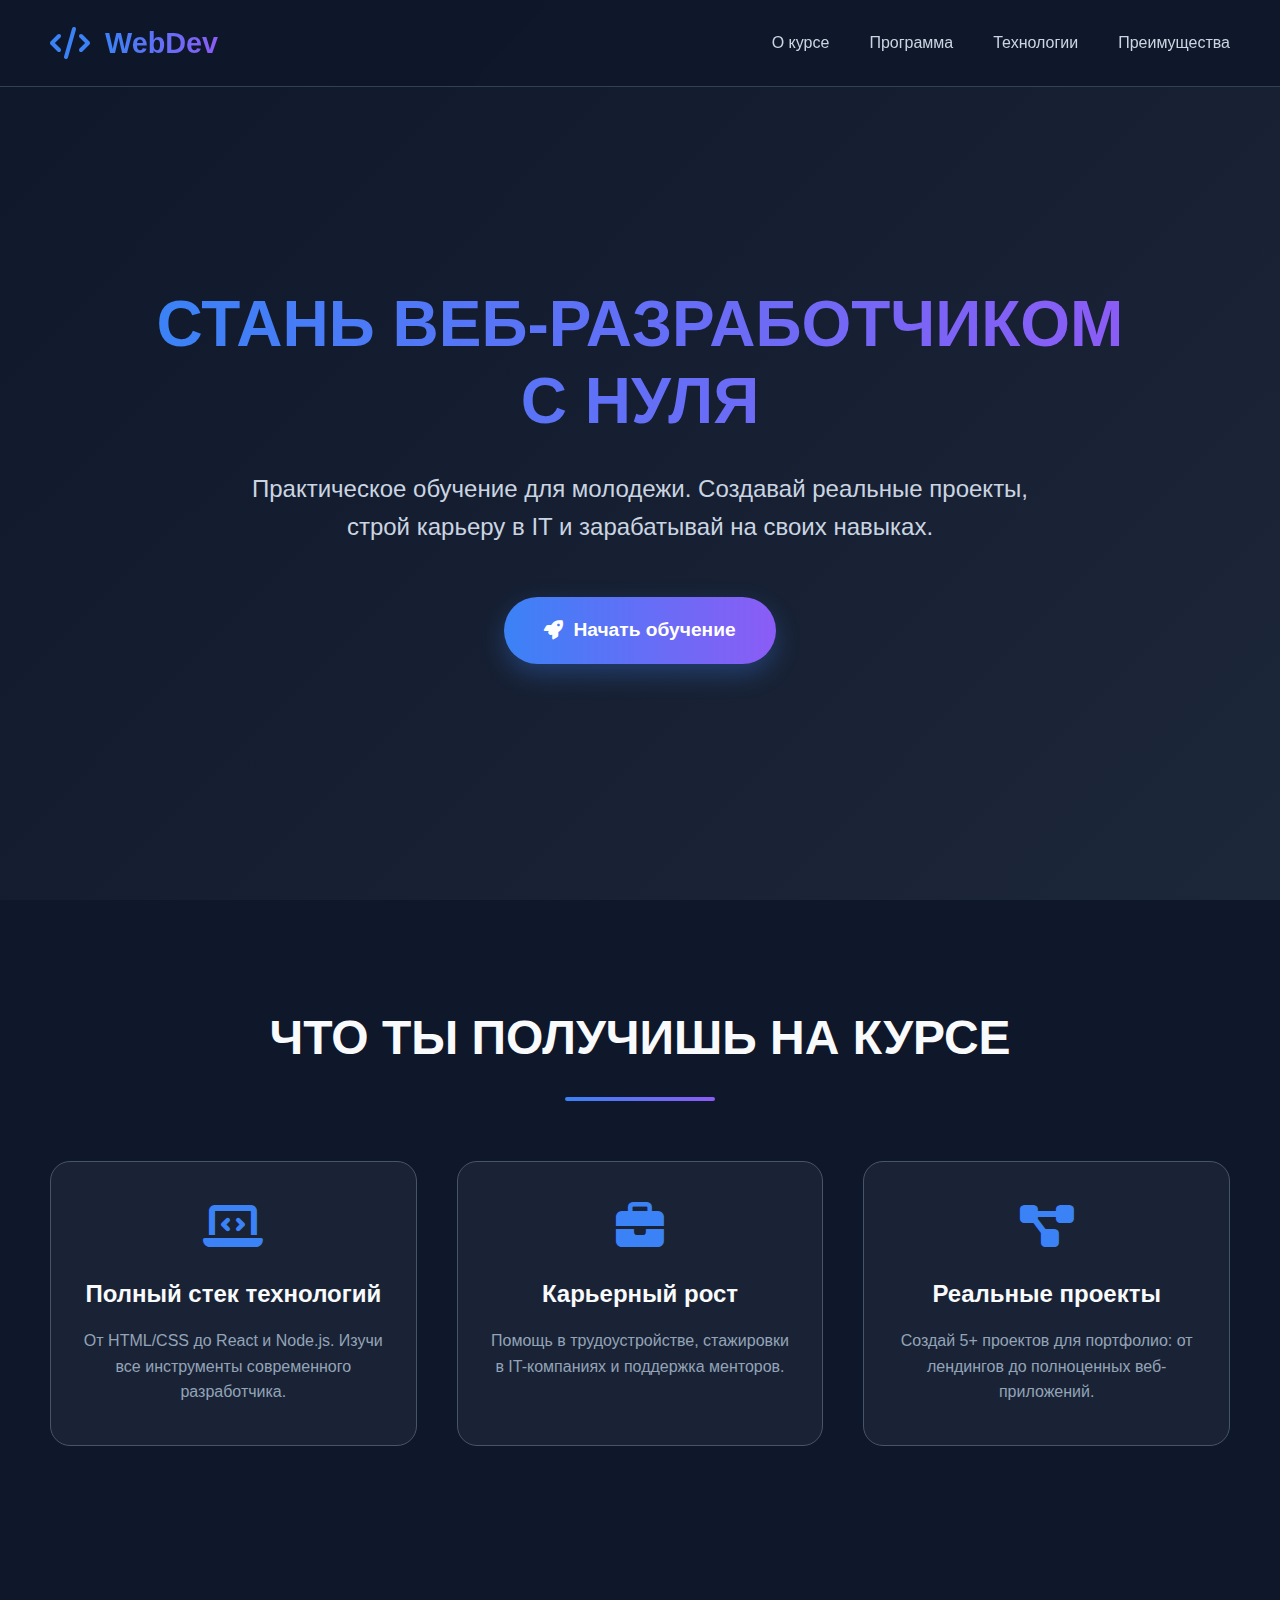
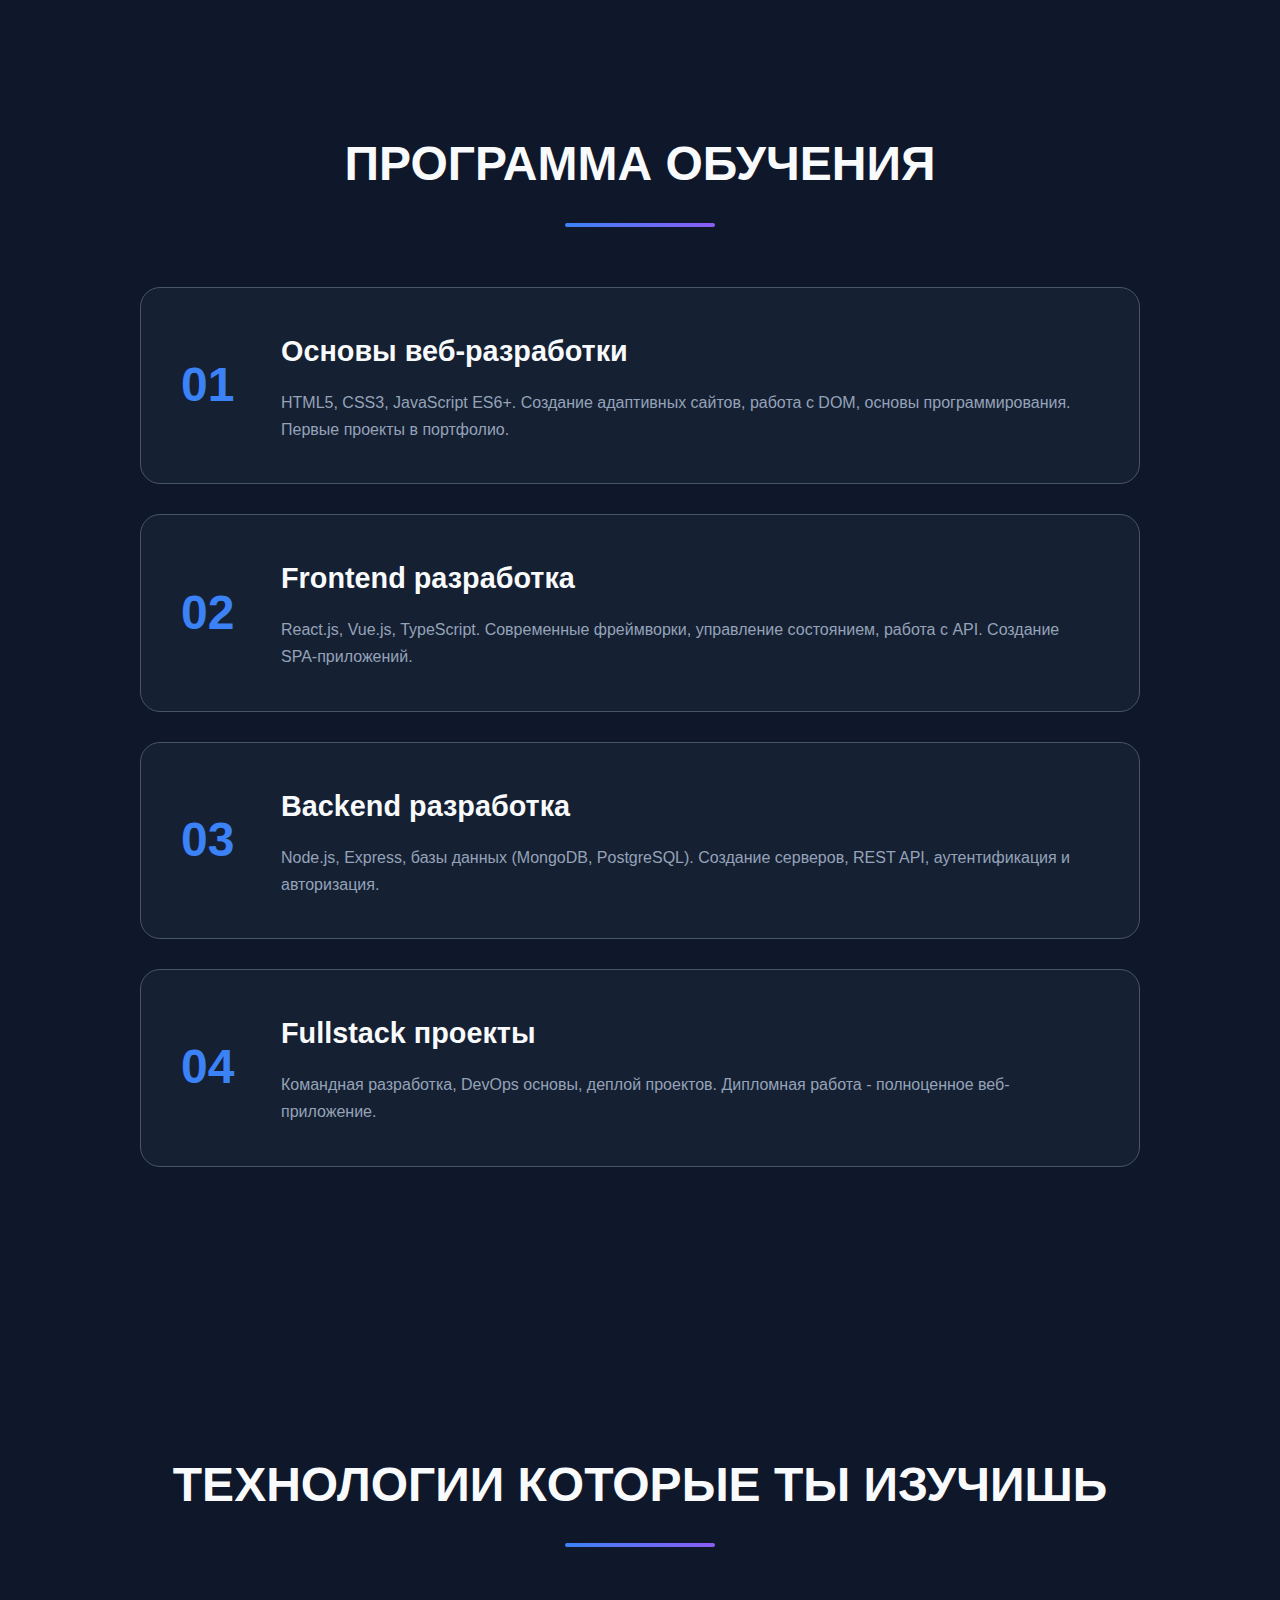
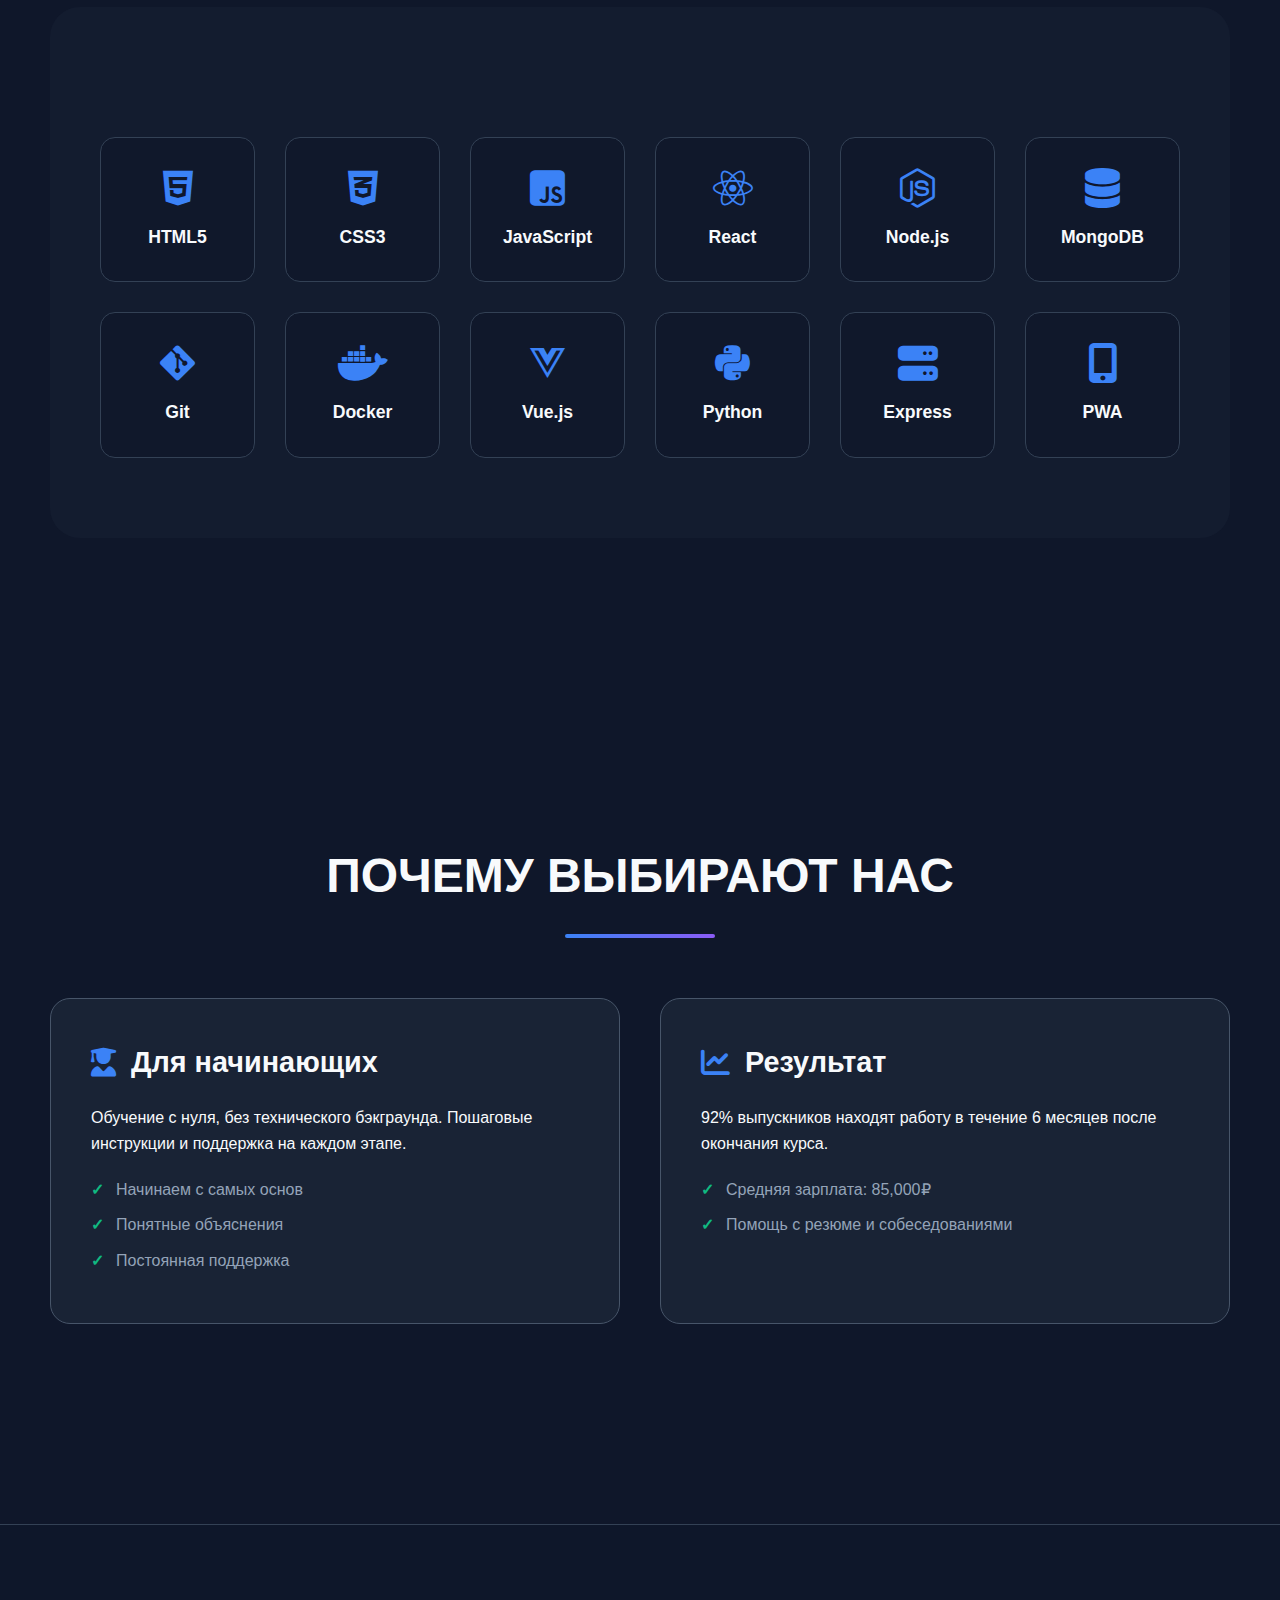
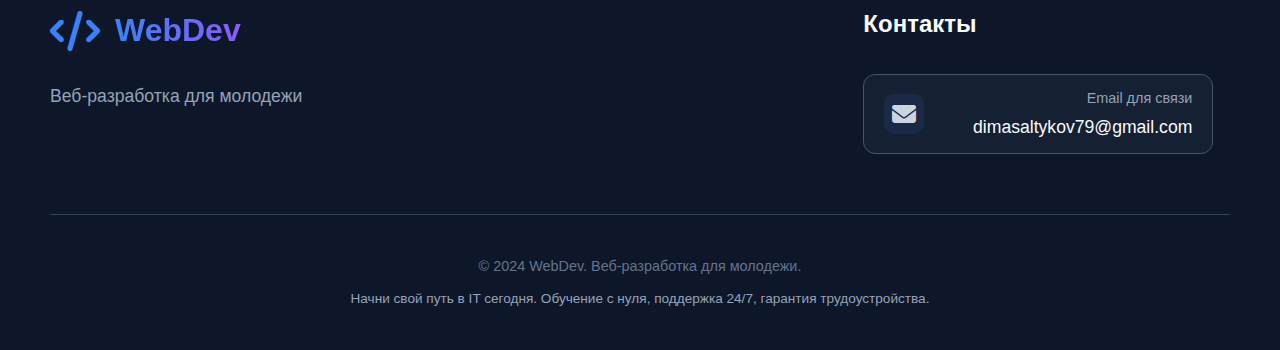
<file: index.html>
<!DOCTYPE html>
<html lang="ru">
<head>
    <meta charset="UTF-8">
    <meta name="viewport" content="width=device-width, initial-scale=1.0">
    <title>WebDev | Веб-разработка для молодежи</title>
    <link rel="stylesheet" href="https://cdnjs.cloudflare.com/ajax/libs/font-awesome/6.4.0/css/all.min.css">
    <link rel="stylesheet" href="style.css">
</head>
<body>
    <!-- Навигация -->
    <nav class="navbar">
        <div class="logo">
            <i class="fas fa-code logo-icon"></i>
            <div class="logo-text">WebDev</div>
        </div>
        <div class="nav-links">
            <a href="#about">О курсе</a>
            <a href="#program">Программа</a>
            <a href="#tech">Технологии</a>
            <a href="#benefits">Преимущества</a>
        </div>
    </nav>

    <!-- Герой секция -->
    <section class="hero" id="home">
        <div class="hero-content">
            <h1>СТАНЬ ВЕБ-РАЗРАБОТЧИКОМ<br>С НУЛЯ</h1>
            <p>Практическое обучение для молодежи. Создавай реальные проекты, строй карьеру в IT и зарабатывай на своих навыках.</p>
            <div class="cta-buttons">
                <a href="#about" class="btn-primary">
                    <i class="fas fa-rocket"></i> Начать обучение
                </a>
            </div>
        </div>
    </section>

    <!-- О курсе -->
    <section class="section" id="about">
        <h2 class="section-title">ЧТО ТЫ ПОЛУЧИШЬ НА КУРСЕ</h2>
        <div class="course-highlights">
            <div class="highlight-card">
                <i class="fas fa-laptop-code highlight-icon"></i>
                <h3 class="highlight-title">Полный стек технологий</h3>
                <p class="highlight-desc">От HTML/CSS до React и Node.js. Изучи все инструменты современного разработчика.</p>
            </div>
            <div class="highlight-card">
                <i class="fas fa-briefcase highlight-icon"></i>
                <h3 class="highlight-title">Карьерный рост</h3>
                <p class="highlight-desc">Помощь в трудоустройстве, стажировки в IT-компаниях и поддержка менторов.</p>
            </div>
            <div class="highlight-card">
                <i class="fas fa-project-diagram highlight-icon"></i>
                <h3 class="highlight-title">Реальные проекты</h3>
                <p class="highlight-desc">Создай 5+ проектов для портфолио: от лендингов до полноценных веб-приложений.</p>
            </div>
        </div>
    </section>

    <!-- Программа обучения -->
    <section class="section" id="program">
        <h2 class="section-title">ПРОГРАММА ОБУЧЕНИЯ</h2>
        <div class="program-steps">
            <div class="program-step">
                <div class="step-number">01</div>
                <div class="step-content">
                    <h3>Основы веб-разработки</h3>
                    <p>HTML5, CSS3, JavaScript ES6+. Создание адаптивных сайтов, работа с DOM, основы программирования. Первые проекты в портфолио.</p>
                </div>
            </div>
            <div class="program-step">
                <div class="step-number">02</div>
                <div class="step-content">
                    <h3>Frontend разработка</h3>
                    <p>React.js, Vue.js, TypeScript. Современные фреймворки, управление состоянием, работа с API. Создание SPA-приложений.</p>
                </div>
            </div>
            <div class="program-step">
                <div class="step-number">03</div>
                <div class="step-content">
                    <h3>Backend разработка</h3>
                    <p>Node.js, Express, базы данных (MongoDB, PostgreSQL). Создание серверов, REST API, аутентификация и авторизация.</p>
                </div>
            </div>
            <div class="program-step">
                <div class="step-number">04</div>
                <div class="step-content">
                    <h3>Fullstack проекты</h3>
                    <p>Командная разработка, DevOps основы, деплой проектов. Дипломная работа - полноценное веб-приложение.</p>
                </div>
            </div>
        </div>
    </section>

    <!-- Технологии -->
    <section class="section" id="tech">
        <h2 class="section-title">ТЕХНОЛОГИИ КОТОРЫЕ ТЫ ИЗУЧИШЬ</h2>
        <div class="technologies">
            <div class="tech-grid">
                <div class="tech-item">
                    <i class="fab fa-html5 tech-icon"></i>
                    <div class="tech-name">HTML5</div>
                </div>
                <div class="tech-item">
                    <i class="fab fa-css3-alt tech-icon"></i>
                    <div class="tech-name">CSS3</div>
                </div>
                <div class="tech-item">
                    <i class="fab fa-js-square tech-icon"></i>
                    <div class="tech-name">JavaScript</div>
                </div>
                <div class="tech-item">
                    <i class="fab fa-react tech-icon"></i>
                    <div class="tech-name">React</div>
                </div>
                <div class="tech-item">
                    <i class="fab fa-node-js tech-icon"></i>
                    <div class="tech-name">Node.js</div>
                </div>
                <div class="tech-item">
                    <i class="fas fa-database tech-icon"></i>
                    <div class="tech-name">MongoDB</div>
                </div>
                <div class="tech-item">
                    <i class="fab fa-git-alt tech-icon"></i>
                    <div class="tech-name">Git</div>
                </div>
                <div class="tech-item">
                    <i class="fab fa-docker tech-icon"></i>
                    <div class="tech-name">Docker</div>
                </div>
                <div class="tech-item">
                    <i class="fab fa-vuejs tech-icon"></i>
                    <div class="tech-name">Vue.js</div>
                </div>
                <div class="tech-item">
                    <i class="fab fa-python tech-icon"></i>
                    <div class="tech-name">Python</div>
                </div>
                <div class="tech-item">
                    <i class="fas fa-server tech-icon"></i>
                    <div class="tech-name">Express</div>
                </div>
                <div class="tech-item">
                    <i class="fas fa-mobile-alt tech-icon"></i>
                    <div class="tech-name">PWA</div>
                </div>
            </div>
        </div>
    </section>

    <!-- Преимущества -->
    <section class="section" id="benefits">
        <h2 class="section-title">ПОЧЕМУ ВЫБИРАЮТ НАС</h2>
        <div class="benefits">
            <div class="benefit-item">
                <h3><i class="fas fa-user-graduate benefit-icon"></i> Для начинающих</h3>
                <p>Обучение с нуля, без технического бэкграунда. Пошаговые инструкции и поддержка на каждом этапе.</p>
                <ul>
                    <li>Начинаем с самых основ</li>
                    <li>Понятные объяснения</li>
                    <li>Постоянная поддержка</li>
                </ul>
            </div>
            <div class="benefit-item">
                <h3><i class="fas fa-chart-line benefit-icon"></i> Результат</h3>
                <p>92% выпускников находят работу в течение 6 месяцев после окончания курса.</p>
                <ul>
                    <li>Средняя зарплата: 85,000₽</li>
                    <li>Помощь с резюме и собеседованиями</li>
                </ul>
            </div>
        </div>
    </section>

    <!-- Футер -->
    <footer class="footer">
        <div class="footer-content">
            <div class="footer-info">
                <div class="footer-logo">
                    <i class="fas fa-code footer-logo-icon"></i>
                    <div class="footer-logo-text">WebDev</div>
                </div>
                <p class="footer-description">
                    Веб-разработка для молодежи
                </p>
            </div>
            
            <div class="contacts-section">
                <h3 class="contacts-title">Контакты</h3>
                <div class="contact-methods">
                    <a href="mailto:dimasaltykov79@gmail.com" class="contact-item">
                        <div class="contact-icon">
                            <i class="fas fa-envelope"></i>
                        </div>
                        <div class="contact-info">
                            <div class="contact-label">Email для связи</div>
                            <div class="contact-value">dimasaltykov79@gmail.com</div>
                        </div>
                    </a>
                </div>
            </div>
        </div>
        
        <div class="footer-bottom">
            <p>© 2024 WebDev. Веб-разработка для молодежи.</p>
            <p style="margin-top: 10px; font-size: 0.85rem; color: #94a3b8;">
                Начни свой путь в IT сегодня. Обучение с нуля, поддержка 24/7, гарантия трудоустройства.
            </p>
        </div>
    </footer>

    <script src="script.js"></script>
</body>
</html>
</file>
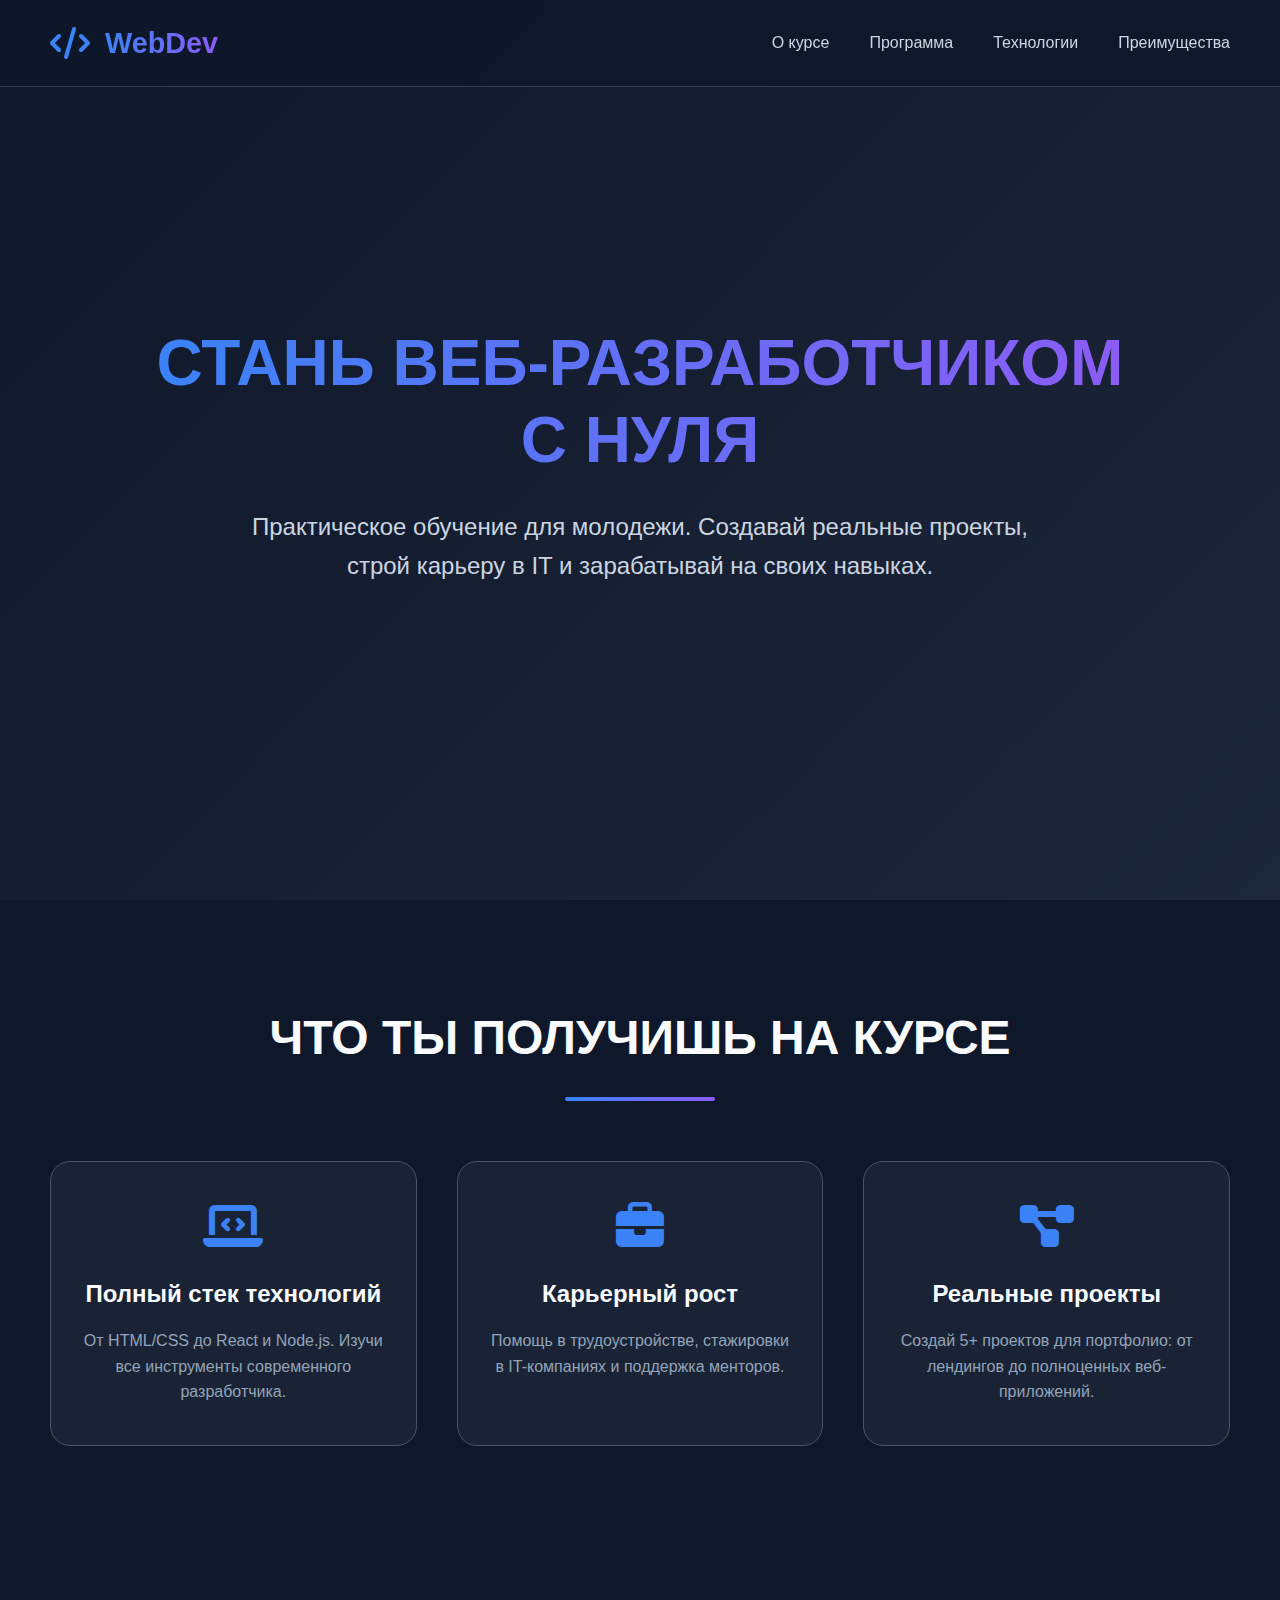
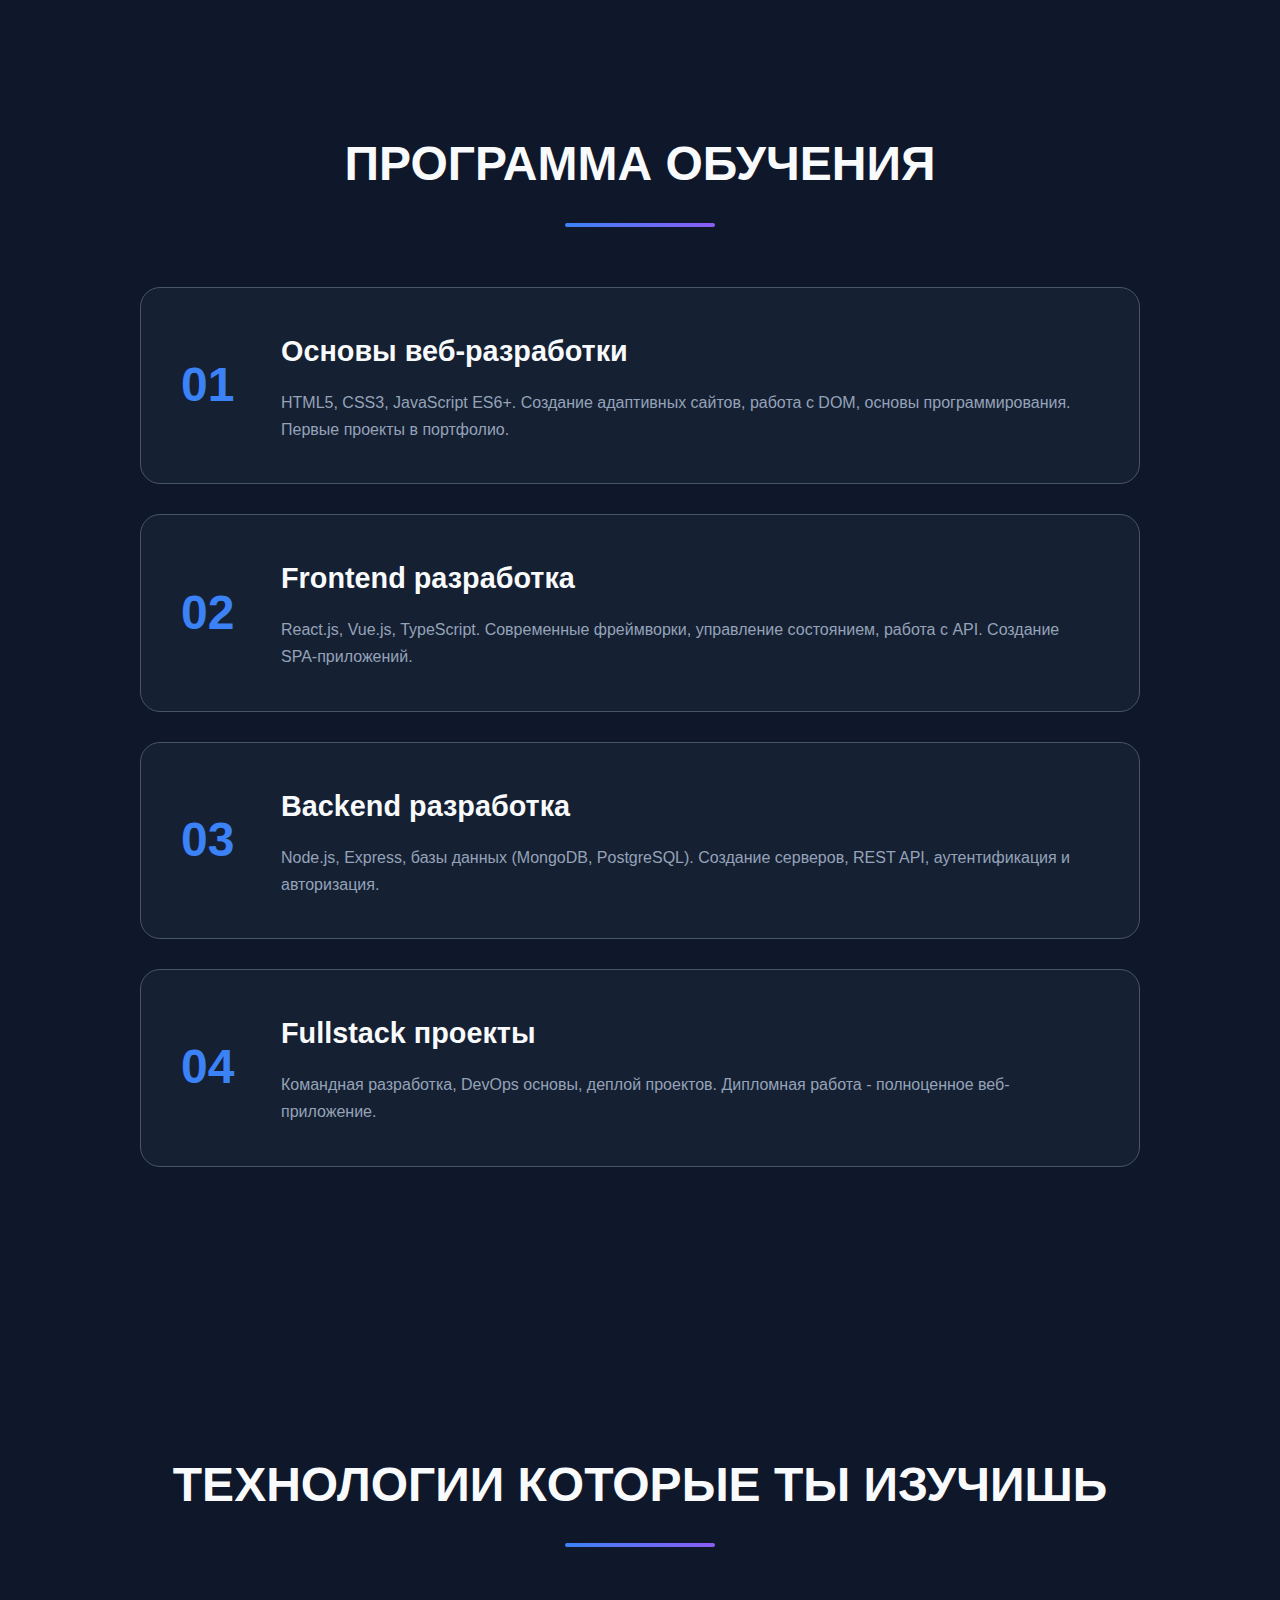
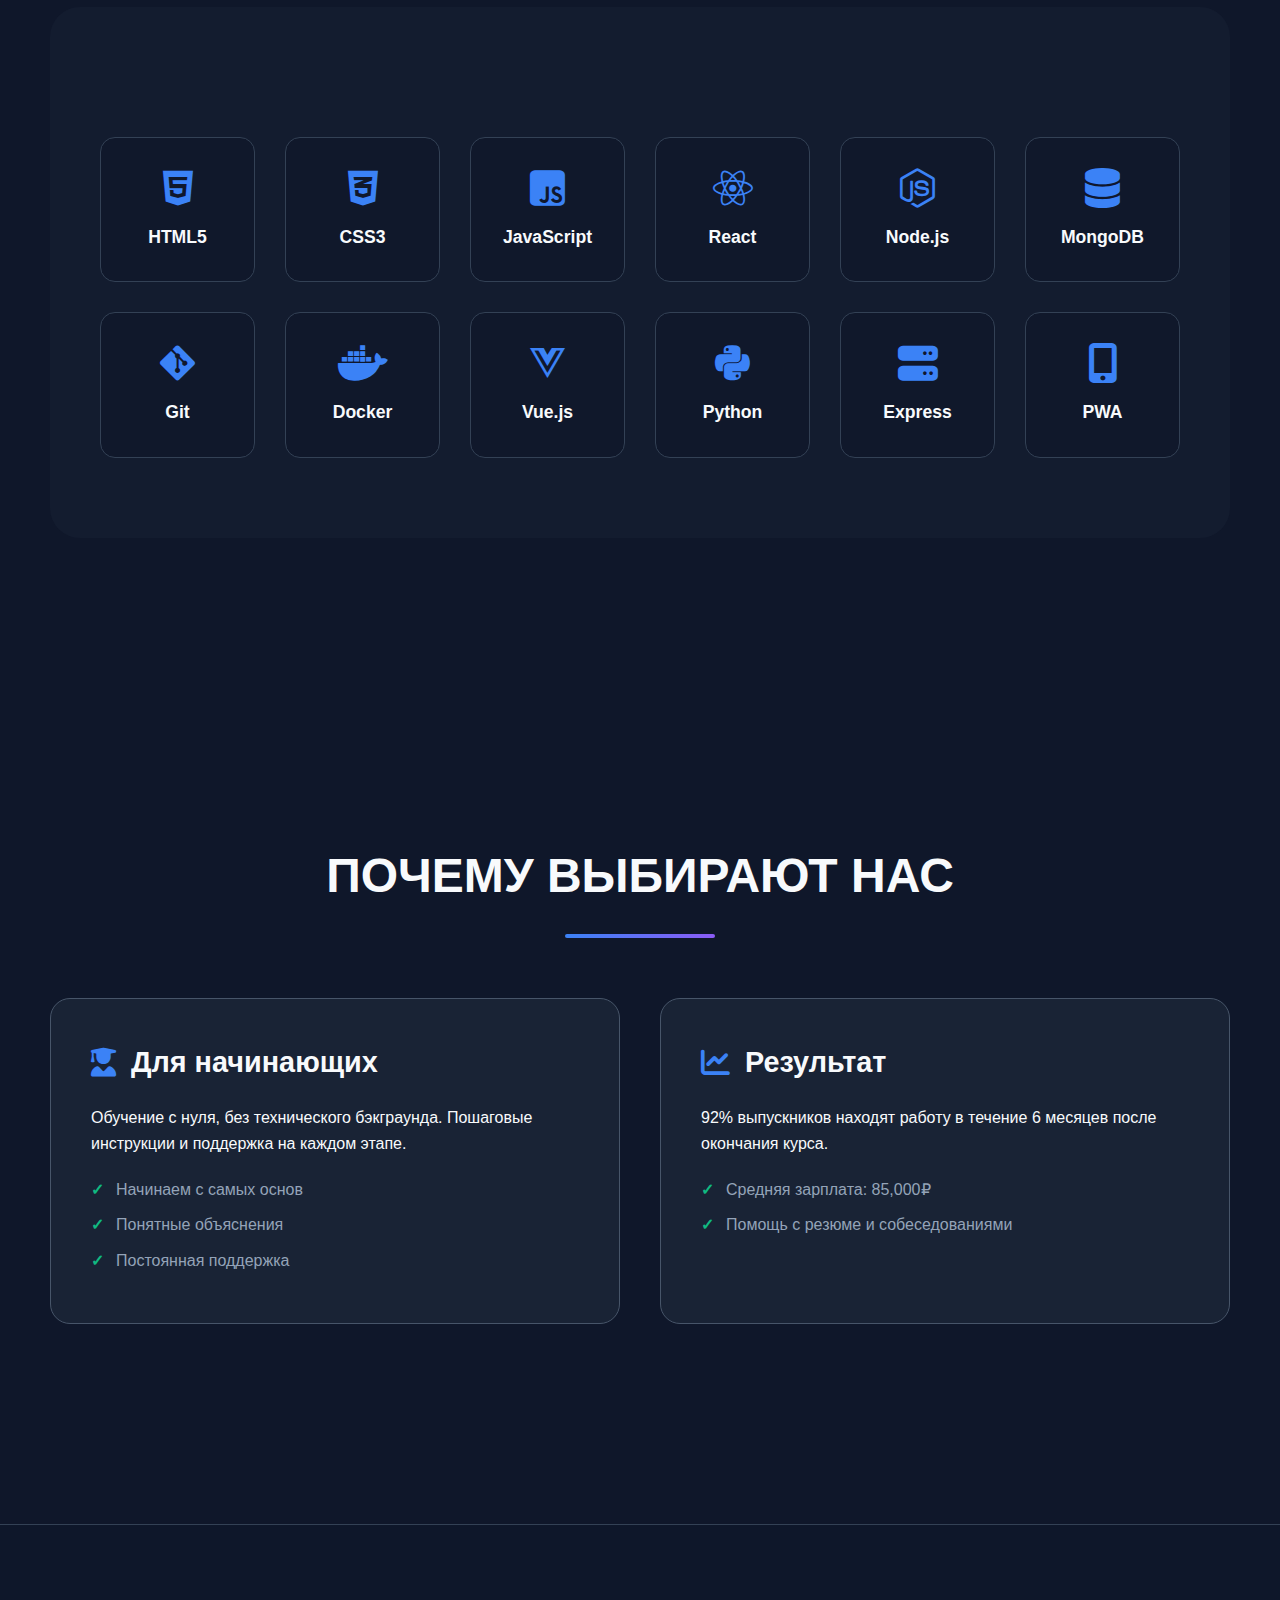
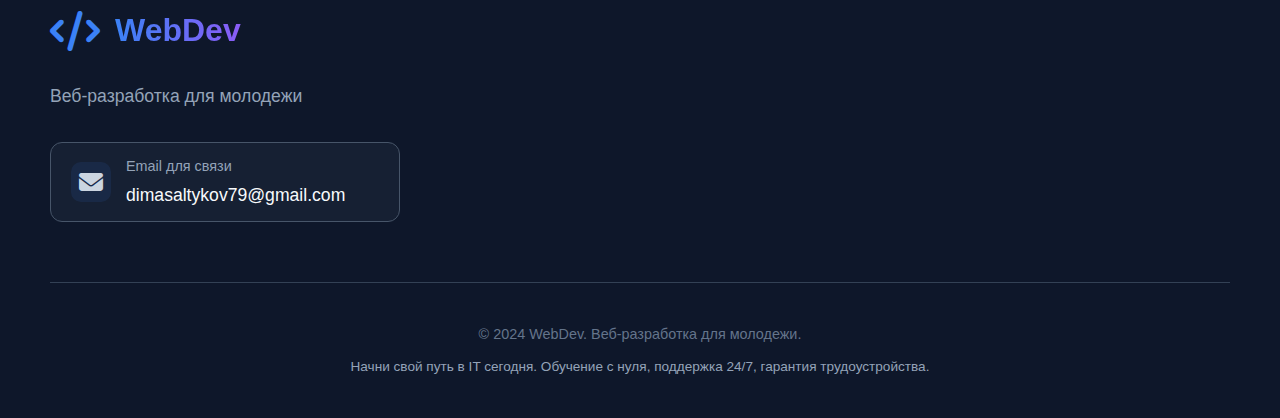
<file: sait.HTML>
<!DOCTYPE html>
<html lang="ru">
<head>
    <meta charset="UTF-8">
    <meta name="viewport" content="width=device-width, initial-scale=1.0">
    <title>WebDev| Веб-разработка для молодежи</title>
    <link rel="stylesheet" href="https://cdnjs.cloudflare.com/ajax/libs/font-awesome/6.4.0/css/all.min.css">
    <style>
        * {
            margin: 0;
            padding: 0;
            box-sizing: border-box;
            font-family: 'Segoe UI', Arial, sans-serif;
        }

        body {
            background: #0f172a;
            color: #f8fafc;
            line-height: 1.6;
            overflow-x: hidden;
        }

        /* Навигация */
        .navbar {
            background: rgba(15, 23, 42, 0.95);
            backdrop-filter: blur(10px);
            padding: 20px 50px;
            display: flex;
            justify-content: space-between;
            align-items: center;
            position: fixed;
            width: 100%;
            top: 0;
            z-index: 1000;
            border-bottom: 1px solid #334155;
        }

        .logo {
            display: flex;
            align-items: center;
            gap: 15px;
        }

        .logo-icon {
            color: #3b82f6;
            font-size: 2rem;
        }

        .logo-text {
            font-size: 1.8rem;
            font-weight: bold;
            background: linear-gradient(90deg, #3b82f6, #8b5cf6);
            -webkit-background-clip: text;
            background-clip: text;
            color: transparent;
        }

        .nav-links {
            display: flex;
            gap: 40px;
        }

        .nav-links a {
            color: #cbd5e1;
            text-decoration: none;
            font-weight: 500;
            transition: color 0.3s;
            position: relative;
        }

        .nav-links a:hover {
            color: #3b82f6;
        }

        .nav-links a::after {
            content: '';
            position: absolute;
            bottom: -5px;
            left: 0;
            width: 0;
            height: 2px;
            background: #3b82f6;
            transition: width 0.3s;
        }

        .nav-links a:hover::after {
            width: 100%;
        }

        /* Герой секция */
        .hero {
            min-height: 100vh;
            padding: 150px 50px 100px;
            background: linear-gradient(135deg, rgba(15, 23, 42, 0.9), rgba(30, 41, 59, 0.9)),
                        url('https://images.unsplash.com/photo-1555066931-4365d14bab8c?ixlib=rb-4.0.3&auto=format&fit=crop&w=1920&q=80');
            background-size: cover;
            background-position: center;
            display: flex;
            align-items: center;
            justify-content: center;
        }

        .hero-content {
            max-width: 1200px;
            text-align: center;
        }

        .hero h1 {
            font-size: 4rem;
            margin-bottom: 30px;
            background: linear-gradient(90deg, #3b82f6, #8b5cf6);
            -webkit-background-clip: text;
            background-clip: text;
            color: transparent;
            line-height: 1.2;
        }

        .hero p {
            font-size: 1.5rem;
            color: #cbd5e1;
            margin-bottom: 40px;
            max-width: 800px;
            margin-left: auto;
            margin-right: auto;
        }

        .cta-buttons {
            display: flex;
            gap: 20px;
            justify-content: center;
            margin-top: 50px;
        }

        .btn-primary, .btn-secondary {
            padding: 18px 40px;
            border-radius: 50px;
            font-size: 1.2rem;
            font-weight: bold;
            text-decoration: none;
            transition: all 0.3s;
            display: inline-flex;
            align-items: center;
            gap: 10px;
        }

        .btn-primary {
            background: linear-gradient(90deg, #3b82f6, #8b5cf6);
            color: white;
            box-shadow: 0 10px 25px rgba(59, 130, 246, 0.3);
        }

        .btn-primary:hover {
            transform: translateY(-5px);
            box-shadow: 0 15px 35px rgba(59, 130, 246, 0.4);
        }

        .btn-secondary {
            background: transparent;
            color: #3b82f6;
            border: 2px solid #3b82f6;
        }

        .btn-secondary:hover {
            background: rgba(59, 130, 246, 0.1);
            transform: translateY(-5px);
        }

        /* Секции */
        .section {
            padding: 100px 50px;
            max-width: 1400px;
            margin: 0 auto;
        }

        .section-title {
            font-size: 3rem;
            text-align: center;
            margin-bottom: 60px;
            color: #f8fafc;
            position: relative;
        }

        .section-title::after {
            content: '';
            display: block;
            width: 150px;
            height: 4px;
            background: linear-gradient(90deg, #3b82f6, #8b5cf6);
            margin: 20px auto;
            border-radius: 2px;
        }

        /* О курсе */
        .course-highlights {
            display: grid;
            grid-template-columns: repeat(3, 1fr);
            gap: 40px;
            margin-bottom: 80px;
        }

        .highlight-card {
            background: rgba(30, 41, 59, 0.7);
            border-radius: 20px;
            padding: 40px 30px;
            text-align: center;
            border: 1px solid #475569;
            transition: all 0.3s;
        }

        .highlight-card:hover {
            transform: translateY(-10px);
            border-color: #3b82f6;
            box-shadow: 0 20px 40px rgba(59, 130, 246, 0.2);
        }

        .highlight-icon {
            font-size: 3rem;
            color: #3b82f6;
            margin-bottom: 25px;
        }

        .highlight-title {
            font-size: 1.5rem;
            margin-bottom: 15px;
            color: #f8fafc;
        }

        .highlight-desc {
            color: #94a3b8;
            line-height: 1.6;
        }

        /* Программа обучения */
        .program-steps {
            display: flex;
            flex-direction: column;
            gap: 30px;
            max-width: 1000px;
            margin: 0 auto 80px;
        }

        .program-step {
            display: flex;
            align-items: center;
            gap: 40px;
            background: rgba(30, 41, 59, 0.5);
            border-radius: 20px;
            padding: 40px;
            border: 1px solid #475569;
            transition: all 0.3s;
        }

        .program-step:hover {
            border-color: #3b82f6;
            transform: translateX(10px);
        }

        .step-number {
            font-size: 3rem;
            font-weight: bold;
            color: #3b82f6;
            min-width: 60px;
        }

        .step-content h3 {
            font-size: 1.8rem;
            margin-bottom: 15px;
            color: #f8fafc;
        }

        .step-content p {
            color: #94a3b8;
            line-height: 1.7;
        }

        /* Технологии */
        .technologies {
            background: rgba(30, 41, 59, 0.3);
            border-radius: 30px;
            padding: 80px 50px;
            margin-bottom: 100px;
        }

        .tech-grid {
            display: grid;
            grid-template-columns: repeat(6, 1fr);
            gap: 30px;
            margin-top: 50px;
        }

        .tech-item {
            background: rgba(15, 23, 42, 0.7);
            border-radius: 15px;
            padding: 30px 20px;
            text-align: center;
            border: 1px solid #334155;
            transition: all 0.3s;
        }

        .tech-item:hover {
            transform: scale(1.1);
            border-color: #3b82f6;
            box-shadow: 0 15px 30px rgba(59, 130, 246, 0.2);
        }

        .tech-icon {
            font-size: 2.5rem;
            margin-bottom: 15px;
            color: #3b82f6;
        }

        .tech-name {
            font-size: 1.1rem;
            font-weight: 600;
            color: #f8fafc;
        }

        /* Реклама сайта */
        .site-promo {
            background: linear-gradient(135deg, #1e40af, #7c3aed);
            border-radius: 30px;
            padding: 60px;
            margin: 100px auto;
            max-width: 1200px;
            text-align: center;
            position: relative;
            overflow: hidden;
            border: 2px solid #3b82f6;
        }

        .site-promo::before {
            content: '';
            position: absolute;
            top: -50%;
            left: -50%;
            width: 200%;
            height: 200%;
            background: linear-gradient(45deg, transparent, rgba(255,255,255,0.1), transparent);
            transform: rotate(45deg);
            animation: shine 3s infinite linear;
        }

        @keyframes shine {
            0% { transform: translateX(-100%) translateY(-100%) rotate(45deg); }
            100% { transform: translateX(100%) translateY(100%) rotate(45deg); }
        }

        .promo-content {
            position: relative;
            z-index: 2;
        }

        .promo-title {
            font-size: 2.5rem;
            margin-bottom: 20px;
            color: white;
        }

        .promo-text {
            font-size: 1.3rem;
            color: rgba(255, 255, 255, 0.9);
            max-width: 800px;
            margin: 0 auto 30px;
            line-height: 1.6;
        }

        /* Преимущества */
        .benefits {
            display: grid;
            grid-template-columns: repeat(2, 1fr);
            gap: 40px;
            margin-bottom: 100px;
        }

        .benefit-item {
            background: rgba(30, 41, 59, 0.7);
            border-radius: 20px;
            padding: 40px;
            border: 1px solid #475569;
            transition: all 0.3s;
        }

        .benefit-item:hover {
            border-color: #3b82f6;
            transform: translateY(-10px);
        }

        .benefit-item h3 {
            font-size: 1.8rem;
            margin-bottom: 20px;
            color: #f8fafc;
            display: flex;
            align-items: center;
            gap: 15px;
        }

        .benefit-icon {
            color: #3b82f6;
        }

        .benefit-item ul {
            list-style: none;
            margin-top: 20px;
        }

        .benefit-item li {
            color: #94a3b8;
            margin-bottom: 10px;
            padding-left: 25px;
            position: relative;
        }

        .benefit-item li::before {
            content: '✓';
            position: absolute;
            left: 0;
            color: #10b981;
            font-weight: bold;
        }

        /* Футер - ОБНОВЛЕННЫЙ */
        .footer {
            background: rgba(15, 23, 42, 0.95);
            padding: 80px 50px 40px;
            border-top: 1px solid #334155;
        }

        .footer-content {
            display: grid;
            grid-template-columns: 2fr 1fr;
            gap: 80px;
            max-width: 1400px;
            margin: 0 auto;
            align-items: start;
        }

        .footer-info {
            max-width: 600px;
        }

        .footer-logo {
            display: flex;
            align-items: center;
            gap: 15px;
            margin-bottom: 25px;
        }

        .footer-logo-icon {
            color: #3b82f6;
            font-size: 2.5rem;
        }

        .footer-logo-text {
            font-size: 2rem;
            font-weight: bold;
            background: linear-gradient(90deg, #3b82f6, #8b5cf6);
            -webkit-background-clip: text;
            background-clip: text;
            color: transparent;
        }

        .footer-description {
            color: #94a3b8;
            font-size: 1.1rem;
            line-height: 1.7;
            margin-bottom: 30px;
        }

        /* Контакты - ТОЛЬКО GMAIL */
        .contacts-section {
            text-align: right;
        }

        .contacts-title {
            font-size: 1.5rem;
            margin-bottom: 30px;
            color: #f8fafc;
            text-align: left;
        }

        .contact-methods {
            display: flex;
            flex-direction: column;
            gap: 25px;
            align-items: flex-start;
        }

        .contact-item {
            display: flex;
            align-items: center;
            gap: 15px;
            text-decoration: none;
            color: #cbd5e1;
            transition: all 0.3s;
            padding: 12px 20px;
            border-radius: 12px;
            background: rgba(30, 41, 59, 0.5);
            border: 1px solid #475569;
            width: 100%;
            max-width: 350px;
        }

        .contact-item:hover {
            color: #3b82f6;
            border-color: #3b82f6;
            background: rgba(59, 130, 246, 0.1);
            transform: translateX(5px);
        }

        .contact-icon {
            font-size: 1.5rem;
            width: 40px;
            height: 40px;
            background: rgba(59, 130, 246, 0.1);
            border-radius: 10px;
            display: flex;
            align-items: center;
            justify-content: center;
        }

        .contact-info {
            flex: 1;
        }

        .contact-label {
            font-size: 0.9rem;
            color: #94a3b8;
            margin-bottom: 3px;
        }

        .contact-value {
            font-size: 1.1rem;
            font-weight: 500;
            color: #f8fafc;
        }

        .social-links {
            display: flex;
            gap: 20px;
            margin-top: 40px;
            justify-content: flex-start;
        }

        .social-link {
            width: 50px;
            height: 50px;
            border-radius: 12px;
            background: rgba(30, 41, 59, 0.7);
            border: 1px solid #475569;
            display: flex;
            align-items: center;
            justify-content: center;
            color: #cbd5e1;
            font-size: 1.3rem;
            text-decoration: none;
            transition: all 0.3s;
        }

        .social-link:hover {
            color: #3b82f6;
            border-color: #3b82f6;
            transform: translateY(-3px);
        }

        .footer-bottom {
            text-align: center;
            margin-top: 60px;
            padding-top: 40px;
            border-top: 1px solid #334155;
            color: #64748b;
            font-size: 0.9rem;
        }

        /* Адаптивность */
        @media (max-width: 1200px) {
            .course-highlights {
                grid-template-columns: repeat(2, 1fr);
            }
            
            .tech-grid {
                grid-template-columns: repeat(4, 1fr);
            }
            
            .footer-content {
                grid-template-columns: 1fr;
                gap: 50px;
            }
            
            .contacts-section {
                text-align: left;
            }
        }

        @media (max-width: 768px) {
            .navbar {
                padding: 20px;
            }
            
            .nav-links {
                display: none;
            }
            
            .hero h1 {
                font-size: 2.5rem;
            }
            
            .hero p {
                font-size: 1.2rem;
            }
            
            .cta-buttons {
                flex-direction: column;
                align-items: center;
            }
            
            .section {
                padding: 60px 20px;
            }
            
            .section-title {
                font-size: 2.2rem;
            }
            
            .course-highlights {
                grid-template-columns: 1fr;
            }
            
            .program-step {
                flex-direction: column;
                text-align: center;
                gap: 20px;
            }
            
            .tech-grid {
                grid-template-columns: repeat(2, 1fr);
            }
            
            .benefits {
                grid-template-columns: 1fr;
            }
            
            .site-promo {
                padding: 40px 20px;
                margin: 50px 20px;
            }
            
            .contact-item {
                max-width: 100%;
            }
        }
    </style>
</head>
<body>
    <!-- Навигация -->
    <nav class="navbar">
        <div class="logo">
            <i class="fas fa-code logo-icon"></i>
            <div class="logo-text">WebDev</div>
        </div>
        <div class="nav-links">
            <a href="#about">О курсе</a>
            <a href="#program">Программа</a>
            <a href="#tech">Технологии</a>
            <a href="#benefits">Преимущества</a>
        
        </div>
    </nav>

    <!-- Герой секция -->
    <section class="hero" id="home">
        <div class="hero-content">
            <h1>СТАНЬ ВЕБ-РАЗРАБОТЧИКОМ<br>С НУЛЯ</h1>
            <p>Практическое обучение для молодежи. Создавай реальные проекты, строй карьеру в IT и зарабатывай на своих навыках.</p>
           
                </a>
            </div>
        </div>
    </section>

    <!-- О курсе -->
    <section class="section" id="about">
        <h2 class="section-title">ЧТО ТЫ ПОЛУЧИШЬ НА КУРСЕ</h2>
        <div class="course-highlights">
            <div class="highlight-card">
                <i class="fas fa-laptop-code highlight-icon"></i>
                <h3 class="highlight-title">Полный стек технологий</h3>
                <p class="highlight-desc">От HTML/CSS до React и Node.js. Изучи все инструменты современного разработчика.</p>
            </div>
            <div class="highlight-card">
                <i class="fas fa-briefcase highlight-icon"></i>
                <h3 class="highlight-title">Карьерный рост</h3>
                <p class="highlight-desc">Помощь в трудоустройстве, стажировки в IT-компаниях и поддержка менторов.</p>
            </div>
            <div class="highlight-card">
                <i class="fas fa-project-diagram highlight-icon"></i>
                <h3 class="highlight-title">Реальные проекты</h3>
                <p class="highlight-desc">Создай 5+ проектов для портфолио: от лендингов до полноценных веб-приложений.</p>
            </div>
        </div>
    </section>

    <!-- Программа обучения -->
    <section class="section" id="program">
        <h2 class="section-title">ПРОГРАММА ОБУЧЕНИЯ</h2>
        <div class="program-steps">
            <div class="program-step">
                <div class="step-number">01</div>
                <div class="step-content">
                    <h3>Основы веб-разработки</h3>
                    <p>HTML5, CSS3, JavaScript ES6+. Создание адаптивных сайтов, работа с DOM, основы программирования. Первые проекты в портфолио.</p>
                </div>
            </div>
            <div class="program-step">
                <div class="step-number">02</div>
                <div class="step-content">
                    <h3>Frontend разработка</h3>
                    <p>React.js, Vue.js, TypeScript. Современные фреймворки, управление состоянием, работа с API. Создание SPA-приложений.</p>
                </div>
            </div>
            <div class="program-step">
                <div class="step-number">03</div>
                <div class="step-content">
                    <h3>Backend разработка</h3>
                    <p>Node.js, Express, базы данных (MongoDB, PostgreSQL). Создание серверов, REST API, аутентификация и авторизация.</p>
                </div>
            </div>
            <div class="program-step">
                <div class="step-number">04</div>
                <div class="step-content">
                    <h3>Fullstack проекты</h3>
                    <p>Командная разработка, DevOps основы, деплой проектов. Дипломная работа - полноценное веб-приложение.</p>
                </div>
            </div>
        </div>
    </section>

    <!-- Технологии -->
    <section class="section" id="tech">
        <h2 class="section-title">ТЕХНОЛОГИИ КОТОРЫЕ ТЫ ИЗУЧИШЬ</h2>
        <div class="technologies">
            <div class="tech-grid">
                <div class="tech-item">
                    <i class="fab fa-html5 tech-icon"></i>
                    <div class="tech-name">HTML5</div>
                </div>
                <div class="tech-item">
                    <i class="fab fa-css3-alt tech-icon"></i>
                    <div class="tech-name">CSS3</div>
                </div>
                <div class="tech-item">
                    <i class="fab fa-js-square tech-icon"></i>
                    <div class="tech-name">JavaScript</div>
                </div>
                <div class="tech-item">
                    <i class="fab fa-react tech-icon"></i>
                    <div class="tech-name">React</div>
                </div>
                <div class="tech-item">
                    <i class="fab fa-node-js tech-icon"></i>
                    <div class="tech-name">Node.js</div>
                </div>
                <div class="tech-item">
                    <i class="fas fa-database tech-icon"></i>
                    <div class="tech-name">MongoDB</div>
                </div>
                <div class="tech-item">
                    <i class="fab fa-git-alt tech-icon"></i>
                    <div class="tech-name">Git</div>
                </div>
                <div class="tech-item">
                    <i class="fab fa-docker tech-icon"></i>
                    <div class="tech-name">Docker</div>
                </div>
                <div class="tech-item">
                    <i class="fab fa-vuejs tech-icon"></i>
                    <div class="tech-name">Vue.js</div>
                </div>
                <div class="tech-item">
                    <i class="fab fa-python tech-icon"></i>
                    <div class="tech-name">Python</div>
                </div>
                <div class="tech-item">
                    <i class="fas fa-server tech-icon"></i>
                    <div class="tech-name">Express</div>
                </div>
                <div class="tech-item">
                    <i class="fas fa-mobile-alt tech-icon"></i>
                    <div class="tech-name">PWA</div>
                </div>
            </div>
        </div>
    </section>



    <!-- Преимущества -->
    <section class="section" id="benefits">
        <h2 class="section-title">ПОЧЕМУ ВЫБИРАЮТ НАС</h2>
        <div class="benefits">
            <div class="benefit-item">
                <h3><i class="fas fa-user-graduate benefit-icon"></i> Для начинающих</h3>
                <p>Обучение с нуля, без технического бэкграунда. Пошаговые инструкции и поддержка на каждом этапе.</p>
                <ul>
                    <li>Начинаем с самых основ</li>
                    <li>Понятные объяснения</li>
                    <li>Постоянная поддержка</li>
                </ul>
            </div>
            <div class="benefit-item">
                <h3><i class="fas fa-chart-line benefit-icon"></i> Результат</h3>
                <p>92% выпускников находят работу в течение 6 месяцев после окончания курса.</p>
                <ul>
                    <li>Средняя зарплата: 85,000₽</li>
                    <li>Помощь с резюме и собеседованиями</li>
                </ul>
            
          
    </section>

    <!-- Футер - ОБНОВЛЕННЫЙ (только Telegram и Gmail) -->
    <footer class="footer">
        <div class="footer-content">
            <div class="footer-info">
                <div class="footer-logo">
                    <i class="fas fa-code footer-logo-icon"></i>
                    <div class="footer-logo-text">WebDev</div>
                </div>
                <p class="footer-description">
                    Веб-разработка для молодежи
                
                    </a>
                </div>
            </div>
            
          
                    
                    <a href="mailto:dimasaltykov79@gmail.com" class="contact-item">
                        <div class="contact-icon">
                            <i class="fas fa-envelope"></i>
                        </div>
                        <div class="contact-info">
                            <div class="contact-label">Email для связи</div>
                            <div class="contact-value">dimasaltykov79@gmail.com</div>
                        </div>
                    </a>
                </div>
            </div>
        </div>
        
        <div class="footer-bottom">
            <p>© 2024 WebDev. Веб-разработка для молодежи.</p>
            <p style="margin-top: 10px; font-size: 0.85rem; color: #94a3b8;">
                Начни свой путь в IT сегодня. Обучение с нуля, поддержка 24/7, гарантия трудоустройства.
            </p>
        </div>
    </footer>

    <script>
      
    </script>
</body>
</html>
</file>
<file: style.css>
* {
    margin: 0;
    padding: 0;
    box-sizing: border-box;
    font-family: 'Segoe UI', Arial, sans-serif;
}

body {
    background: #0f172a;
    color: #f8fafc;
    line-height: 1.6;
    overflow-x: hidden;
}

/* Навигация */
.navbar {
    background: rgba(15, 23, 42, 0.95);
    backdrop-filter: blur(10px);
    padding: 20px 50px;
    display: flex;
    justify-content: space-between;
    align-items: center;
    position: fixed;
    width: 100%;
    top: 0;
    z-index: 1000;
    border-bottom: 1px solid #334155;
}

.logo {
    display: flex;
    align-items: center;
    gap: 15px;
}

.logo-icon {
    color: #3b82f6;
    font-size: 2rem;
}

.logo-text {
    font-size: 1.8rem;
    font-weight: bold;
    background: linear-gradient(90deg, #3b82f6, #8b5cf6);
    -webkit-background-clip: text;
    background-clip: text;
    color: transparent;
}

.nav-links {
    display: flex;
    gap: 40px;
}

.nav-links a {
    color: #cbd5e1;
    text-decoration: none;
    font-weight: 500;
    transition: color 0.3s;
    position: relative;
}

.nav-links a:hover {
    color: #3b82f6;
}

.nav-links a::after {
    content: '';
    position: absolute;
    bottom: -5px;
    left: 0;
    width: 0;
    height: 2px;
    background: #3b82f6;
    transition: width 0.3s;
}

.nav-links a:hover::after {
    width: 100%;
}

/* Герой секция */
.hero {
    min-height: 100vh;
    padding: 150px 50px 100px;
    background: linear-gradient(135deg, rgba(15, 23, 42, 0.9), rgba(30, 41, 59, 0.9)),
                url('https://images.unsplash.com/photo-1555066931-4365d14bab8c?ixlib=rb-4.0.3&auto=format&fit=crop&w=1920&q=80');
    background-size: cover;
    background-position: center;
    display: flex;
    align-items: center;
    justify-content: center;
}

.hero-content {
    max-width: 1200px;
    text-align: center;
}

.hero h1 {
    font-size: 4rem;
    margin-bottom: 30px;
    background: linear-gradient(90deg, #3b82f6, #8b5cf6);
    -webkit-background-clip: text;
    background-clip: text;
    color: transparent;
    line-height: 1.2;
}

.hero p {
    font-size: 1.5rem;
    color: #cbd5e1;
    margin-bottom: 40px;
    max-width: 800px;
    margin-left: auto;
    margin-right: auto;
}

.cta-buttons {
    display: flex;
    gap: 20px;
    justify-content: center;
    margin-top: 50px;
}

.btn-primary, .btn-secondary {
    padding: 18px 40px;
    border-radius: 50px;
    font-size: 1.2rem;
    font-weight: bold;
    text-decoration: none;
    transition: all 0.3s;
    display: inline-flex;
    align-items: center;
    gap: 10px;
}

.btn-primary {
    background: linear-gradient(90deg, #3b82f6, #8b5cf6);
    color: white;
    box-shadow: 0 10px 25px rgba(59, 130, 246, 0.3);
}

.btn-primary:hover {
    transform: translateY(-5px);
    box-shadow: 0 15px 35px rgba(59, 130, 246, 0.4);
}

.btn-secondary {
    background: transparent;
    color: #3b82f6;
    border: 2px solid #3b82f6;
}

.btn-secondary:hover {
    background: rgba(59, 130, 246, 0.1);
    transform: translateY(-5px);
}

/* Секции */
.section {
    padding: 100px 50px;
    max-width: 1400px;
    margin: 0 auto;
}

.section-title {
    font-size: 3rem;
    text-align: center;
    margin-bottom: 60px;
    color: #f8fafc;
    position: relative;
}

.section-title::after {
    content: '';
    display: block;
    width: 150px;
    height: 4px;
    background: linear-gradient(90deg, #3b82f6, #8b5cf6);
    margin: 20px auto;
    border-radius: 2px;
}

/* О курсе */
.course-highlights {
    display: grid;
    grid-template-columns: repeat(3, 1fr);
    gap: 40px;
    margin-bottom: 80px;
}

.highlight-card {
    background: rgba(30, 41, 59, 0.7);
    border-radius: 20px;
    padding: 40px 30px;
    text-align: center;
    border: 1px solid #475569;
    transition: all 0.3s;
}

.highlight-card:hover {
    transform: translateY(-10px);
    border-color: #3b82f6;
    box-shadow: 0 20px 40px rgba(59, 130, 246, 0.2);
}

.highlight-icon {
    font-size: 3rem;
    color: #3b82f6;
    margin-bottom: 25px;
}

.highlight-title {
    font-size: 1.5rem;
    margin-bottom: 15px;
    color: #f8fafc;
}

.highlight-desc {
    color: #94a3b8;
    line-height: 1.6;
}

/* Программа обучения */
.program-steps {
    display: flex;
    flex-direction: column;
    gap: 30px;
    max-width: 1000px;
    margin: 0 auto 80px;
}

.program-step {
    display: flex;
    align-items: center;
    gap: 40px;
    background: rgba(30, 41, 59, 0.5);
    border-radius: 20px;
    padding: 40px;
    border: 1px solid #475569;
    transition: all 0.3s;
}

.program-step:hover {
    border-color: #3b82f6;
    transform: translateX(10px);
}

.step-number {
    font-size: 3rem;
    font-weight: bold;
    color: #3b82f6;
    min-width: 60px;
}

.step-content h3 {
    font-size: 1.8rem;
    margin-bottom: 15px;
    color: #f8fafc;
}

.step-content p {
    color: #94a3b8;
    line-height: 1.7;
}

/* Технологии */
.technologies {
    background: rgba(30, 41, 59, 0.3);
    border-radius: 30px;
    padding: 80px 50px;
    margin-bottom: 100px;
}

.tech-grid {
    display: grid;
    grid-template-columns: repeat(6, 1fr);
    gap: 30px;
    margin-top: 50px;
}

.tech-item {
    background: rgba(15, 23, 42, 0.7);
    border-radius: 15px;
    padding: 30px 20px;
    text-align: center;
    border: 1px solid #334155;
    transition: all 0.3s;
}

.tech-item:hover {
    transform: scale(1.1);
    border-color: #3b82f6;
    box-shadow: 0 15px 30px rgba(59, 130, 246, 0.2);
}

.tech-icon {
    font-size: 2.5rem;
    margin-bottom: 15px;
    color: #3b82f6;
}

.tech-name {
    font-size: 1.1rem;
    font-weight: 600;
    color: #f8fafc;
}

/* Реклама сайта */
.site-promo {
    background: linear-gradient(135deg, #1e40af, #7c3aed);
    border-radius: 30px;
    padding: 60px;
    margin: 100px auto;
    max-width: 1200px;
    text-align: center;
    position: relative;
    overflow: hidden;
    border: 2px solid #3b82f6;
}

.site-promo::before {
    content: '';
    position: absolute;
    top: -50%;
    left: -50%;
    width: 200%;
    height: 200%;
    background: linear-gradient(45deg, transparent, rgba(255,255,255,0.1), transparent);
    transform: rotate(45deg);
    animation: shine 3s infinite linear;
}

@keyframes shine {
    0% { transform: translateX(-100%) translateY(-100%) rotate(45deg); }
    100% { transform: translateX(100%) translateY(100%) rotate(45deg); }
}

.promo-content {
    position: relative;
    z-index: 2;
}

.promo-title {
    font-size: 2.5rem;
    margin-bottom: 20px;
    color: white;
}

.promo-text {
    font-size: 1.3rem;
    color: rgba(255, 255, 255, 0.9);
    max-width: 800px;
    margin: 0 auto 30px;
    line-height: 1.6;
}

/* Преимущества */
.benefits {
    display: grid;
    grid-template-columns: repeat(2, 1fr);
    gap: 40px;
    margin-bottom: 100px;
}

.benefit-item {
    background: rgba(30, 41, 59, 0.7);
    border-radius: 20px;
    padding: 40px;
    border: 1px solid #475569;
    transition: all 0.3s;
}

.benefit-item:hover {
    border-color: #3b82f6;
    transform: translateY(-10px);
}

.benefit-item h3 {
    font-size: 1.8rem;
    margin-bottom: 20px;
    color: #f8fafc;
    display: flex;
    align-items: center;
    gap: 15px;
}

.benefit-icon {
    color: #3b82f6;
}

.benefit-item ul {
    list-style: none;
    margin-top: 20px;
}

.benefit-item li {
    color: #94a3b8;
    margin-bottom: 10px;
    padding-left: 25px;
    position: relative;
}

.benefit-item li::before {
    content: '✓';
    position: absolute;
    left: 0;
    color: #10b981;
    font-weight: bold;
}

/* Футер - ОБНОВЛЕННЫЙ */
.footer {
    background: rgba(15, 23, 42, 0.95);
    padding: 80px 50px 40px;
    border-top: 1px solid #334155;
}

.footer-content {
    display: grid;
    grid-template-columns: 2fr 1fr;
    gap: 80px;
    max-width: 1400px;
    margin: 0 auto;
    align-items: start;
}

.footer-info {
    max-width: 600px;
}

.footer-logo {
    display: flex;
    align-items: center;
    gap: 15px;
    margin-bottom: 25px;
}

.footer-logo-icon {
    color: #3b82f6;
    font-size: 2.5rem;
}

.footer-logo-text {
    font-size: 2rem;
    font-weight: bold;
    background: linear-gradient(90deg, #3b82f6, #8b5cf6);
    -webkit-background-clip: text;
    background-clip: text;
    color: transparent;
}

.footer-description {
    color: #94a3b8;
    font-size: 1.1rem;
    line-height: 1.7;
    margin-bottom: 30px;
}

/* Контакты - ТОЛЬКО GMAIL */
.contacts-section {
    text-align: right;
}

.contacts-title {
    font-size: 1.5rem;
    margin-bottom: 30px;
    color: #f8fafc;
    text-align: left;
}

.contact-methods {
    display: flex;
    flex-direction: column;
    gap: 25px;
    align-items: flex-start;
}

.contact-item {
    display: flex;
    align-items: center;
    gap: 15px;
    text-decoration: none;
    color: #cbd5e1;
    transition: all 0.3s;
    padding: 12px 20px;
    border-radius: 12px;
    background: rgba(30, 41, 59, 0.5);
    border: 1px solid #475569;
    width: 100%;
    max-width: 350px;
}

.contact-item:hover {
    color: #3b82f6;
    border-color: #3b82f6;
    background: rgba(59, 130, 246, 0.1);
    transform: translateX(5px);
}

.contact-icon {
    font-size: 1.5rem;
    width: 40px;
    height: 40px;
    background: rgba(59, 130, 246, 0.1);
    border-radius: 10px;
    display: flex;
    align-items: center;
    justify-content: center;
}

.contact-info {
    flex: 1;
}

.contact-label {
    font-size: 0.9rem;
    color: #94a3b8;
    margin-bottom: 3px;
}

.contact-value {
    font-size: 1.1rem;
    font-weight: 500;
    color: #f8fafc;
}

.social-links {
    display: flex;
    gap: 20px;
    margin-top: 40px;
    justify-content: flex-start;
}

.social-link {
    width: 50px;
    height: 50px;
    border-radius: 12px;
    background: rgba(30, 41, 59, 0.7);
    border: 1px solid #475569;
    display: flex;
    align-items: center;
    justify-content: center;
    color: #cbd5e1;
    font-size: 1.3rem;
    text-decoration: none;
    transition: all 0.3s;
}

.social-link:hover {
    color: #3b82f6;
    border-color: #3b82f6;
    transform: translateY(-3px);
}

.footer-bottom {
    text-align: center;
    margin-top: 60px;
    padding-top: 40px;
    border-top: 1px solid #334155;
    color: #64748b;
    font-size: 0.9rem;
}

/* Адаптивность */
@media (max-width: 1200px) {
    .course-highlights {
        grid-template-columns: repeat(2, 1fr);
    }
    
    .tech-grid {
        grid-template-columns: repeat(4, 1fr);
    }
    
    .footer-content {
        grid-template-columns: 1fr;
        gap: 50px;
    }
    
    .contacts-section {
        text-align: left;
    }
}

@media (max-width: 768px) {
    .navbar {
        padding: 20px;
    }
    
    .nav-links {
        display: none;
    }
    
    .hero h1 {
        font-size: 2.5rem;
    }
    
    .hero p {
        font-size: 1.2rem;
    }
    
    .cta-buttons {
        flex-direction: column;
        align-items: center;
    }
    
    .section {
        padding: 60px 20px;
    }
    
    .section-title {
        font-size: 2.2rem;
    }
    
    .course-highlights {
        grid-template-columns: 1fr;
    }
    
    .program-step {
        flex-direction: column;
        text-align: center;
        gap: 20px;
    }
    
    .tech-grid {
        grid-template-columns: repeat(2, 1fr);
    }
    
    .benefits {
        grid-template-columns: 1fr;
    }
    
    .site-promo {
        padding: 40px 20px;
        margin: 50px 20px;
    }
    
    .contact-item {
        max-width: 100%;
    }
}
</file>
